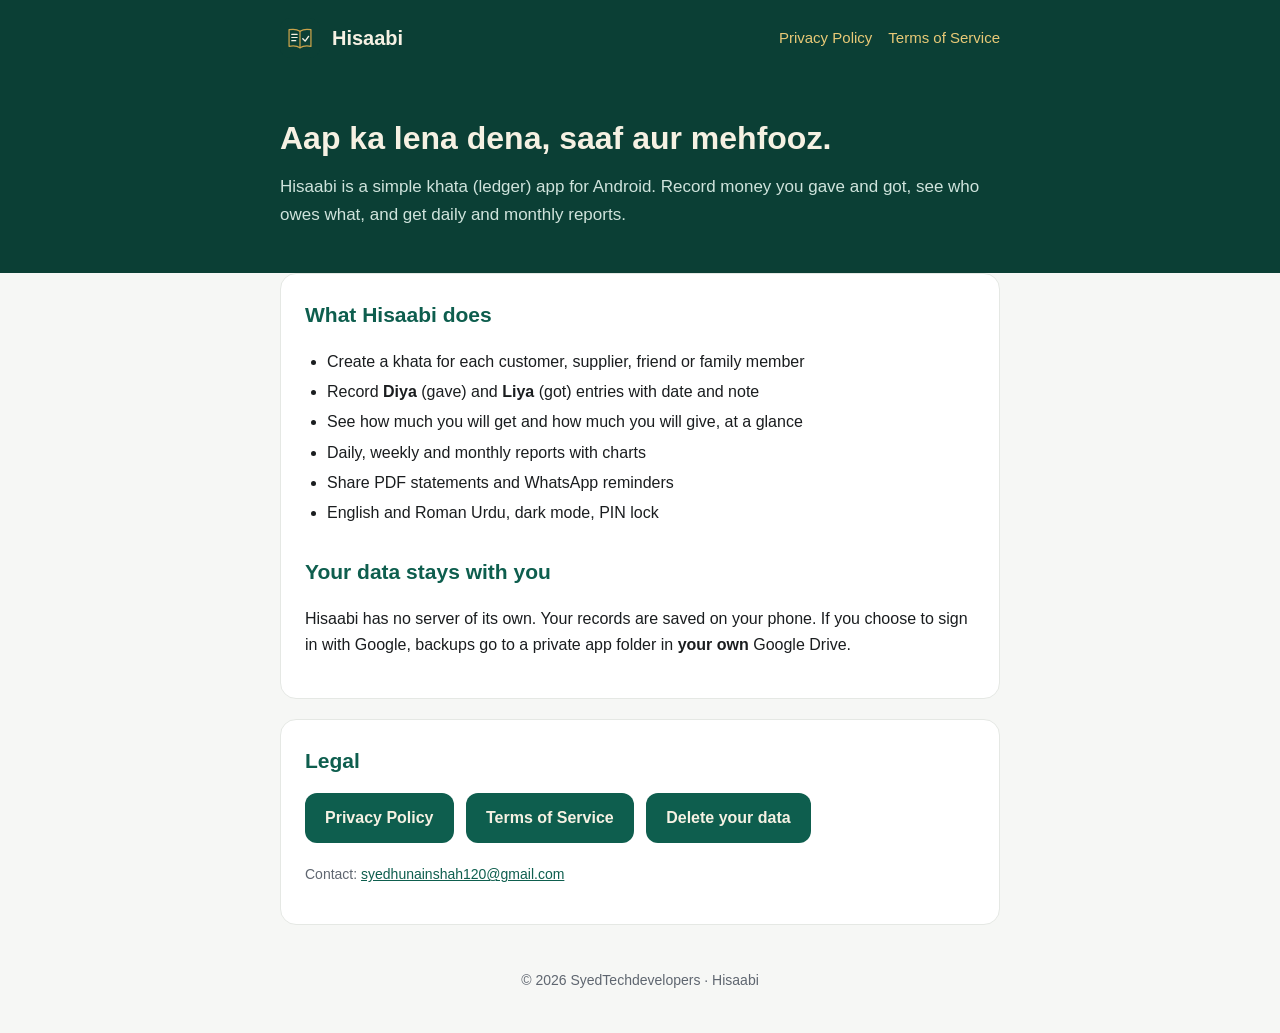
<file: docs/index.html>
<!doctype html>
<html lang="en">
<head>
<meta charset="utf-8">
<meta name="viewport" content="width=device-width, initial-scale=1">
<title>Hisaabi — Easy money ledger (Khata) app</title>
<meta name="description" content="Hisaabi is a simple khata app to track money you gave and got, with daily and monthly reports. Your data stays on your phone.">
<link rel="icon" href="logo.svg">
<link rel="stylesheet" href="style.css">
</head>
<body>
<header>
  <div class="wrap">
    <div class="bar">
      <img src="logo.svg" alt="">
      <a class="name" href="./">Hisaabi</a>
      <nav>
        <a href="privacy.html">Privacy Policy</a>
        <a href="terms.html">Terms of Service</a>
      </nav>
    </div>
    <div class="hero">
      <h1>Aap ka lena dena, saaf aur mehfooz.</h1>
      <p>Hisaabi is a simple khata (ledger) app for Android. Record money you gave and got, see who owes what, and get daily and monthly reports.</p>
    </div>
  </div>
</header>
<main class="wrap">
  <div class="card">
    <h2>What Hisaabi does</h2>
    <ul>
      <li>Create a khata for each customer, supplier, friend or family member</li>
      <li>Record <b>Diya</b> (gave) and <b>Liya</b> (got) entries with date and note</li>
      <li>See how much you will get and how much you will give, at a glance</li>
      <li>Daily, weekly and monthly reports with charts</li>
      <li>Share PDF statements and WhatsApp reminders</li>
      <li>English and Roman Urdu, dark mode, PIN lock</li>
    </ul>
    <h2>Your data stays with you</h2>
    <p>Hisaabi has no server of its own. Your records are saved on your phone. If you choose to sign in with Google, backups go to a private app folder in <b>your own</b> Google Drive.</p>
  </div>
  <div class="card">
    <h2>Legal</h2>
    <a class="btn" href="privacy.html">Privacy Policy</a>
    <a class="btn" href="terms.html">Terms of Service</a>
    <a class="btn" href="delete-data.html">Delete your data</a>
    <p class="muted">Contact: <a href="mailto:syedhunainshah120@gmail.com">syedhunainshah120@gmail.com</a></p>
  </div>
</main>
<footer>© 2026 SyedTechdevelopers · Hisaabi</footer>
</body>
</html>
</file>
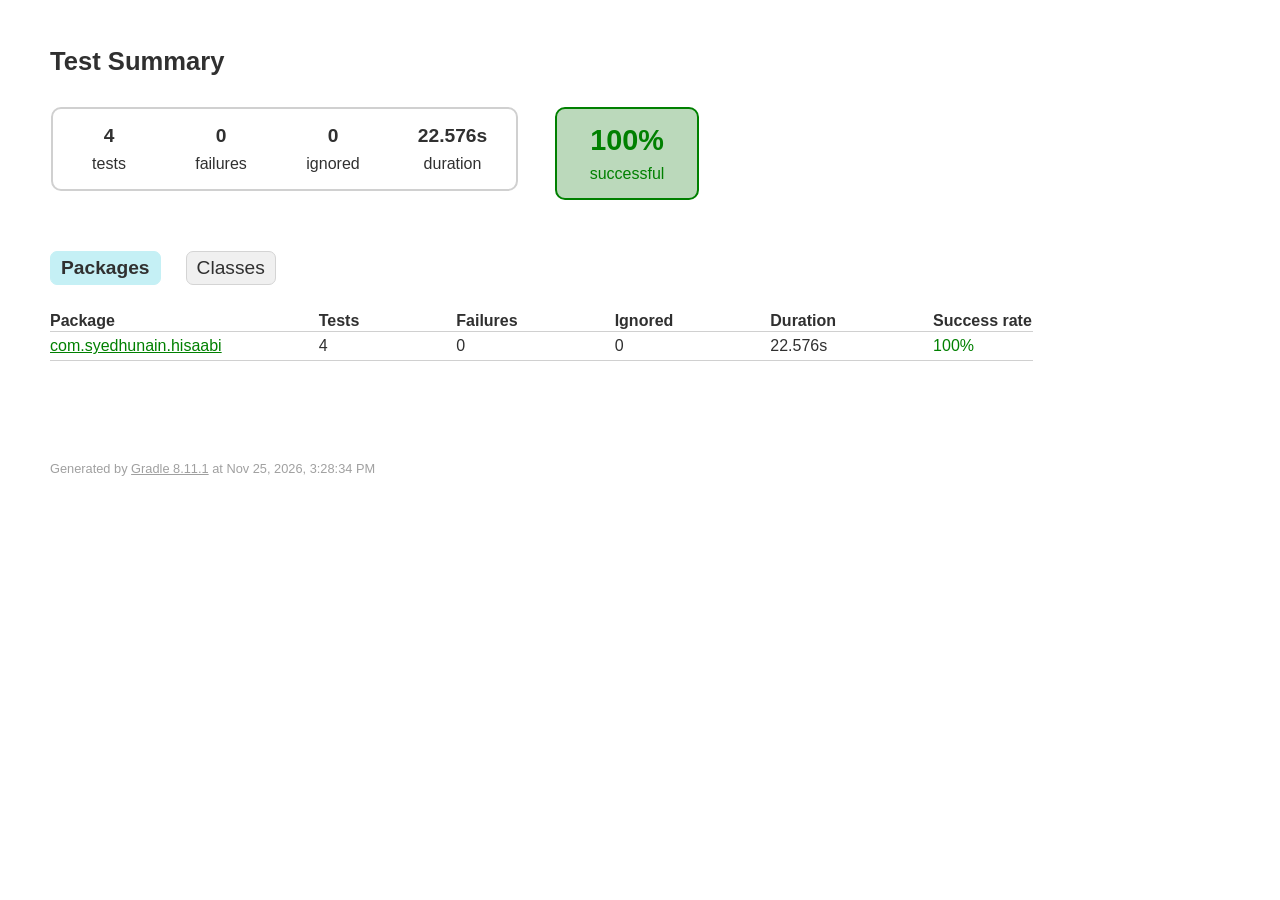
<file: report/index.html>
<!DOCTYPE html>
<html>
<head>
<meta http-equiv="Content-Type" content="text/html; charset=utf-8"/>
<meta http-equiv="x-ua-compatible" content="IE=edge"/>
<title>Test results - Test Summary</title>
<link href="css/base-style.css" rel="stylesheet" type="text/css"/>
<link href="css/style.css" rel="stylesheet" type="text/css"/>
<script src="js/report.js" type="text/javascript"></script>
</head>
<body>
<div id="content">
<h1>Test Summary</h1>
<div id="summary">
<table>
<tr>
<td>
<div class="summaryGroup">
<table>
<tr>
<td>
<div class="infoBox" id="tests">
<div class="counter">4</div>
<p>tests</p>
</div>
</td>
<td>
<div class="infoBox" id="failures">
<div class="counter">0</div>
<p>failures</p>
</div>
</td>
<td>
<div class="infoBox" id="ignored">
<div class="counter">0</div>
<p>ignored</p>
</div>
</td>
<td>
<div class="infoBox" id="duration">
<div class="counter">22.576s</div>
<p>duration</p>
</div>
</td>
</tr>
</table>
</div>
</td>
<td>
<div class="infoBox success" id="successRate">
<div class="percent">100%</div>
<p>successful</p>
</div>
</td>
</tr>
</table>
</div>
<div id="tabs">
<ul class="tabLinks">
<li>
<a href="#tab0">Packages</a>
</li>
<li>
<a href="#tab1">Classes</a>
</li>
</ul>
<div id="tab0" class="tab">
<h2>Packages</h2>
<table>
<thead>
<tr>
<th>Package</th>
<th>Tests</th>
<th>Failures</th>
<th>Ignored</th>
<th>Duration</th>
<th>Success rate</th>
</tr>
</thead>
<tbody>
<tr>
<td class="success">
<a href="packages/com.syedhunain.hisaabi.html">com.syedhunain.hisaabi</a>
</td>
<td>4</td>
<td>0</td>
<td>0</td>
<td>22.576s</td>
<td class="success">100%</td>
</tr>
</tbody>
</table>
</div>
<div id="tab1" class="tab">
<h2>Classes</h2>
<table>
<thead>
<tr>
<th>Class</th>
<th>Tests</th>
<th>Failures</th>
<th>Ignored</th>
<th>Duration</th>
<th>Success rate</th>
</tr>
</thead>
<tbody>
<tr>
<td class="success">
<a href="classes/com.syedhunain.hisaabi.PhoneScreens.html">com.syedhunain.hisaabi.PhoneScreens</a>
</td>
<td>1</td>
<td>0</td>
<td>0</td>
<td>17.269s</td>
<td class="success">100%</td>
</tr>
<tr>
<td class="success">
<a href="classes/com.syedhunain.hisaabi.SmallScreenEnglish.html">com.syedhunain.hisaabi.SmallScreenEnglish</a>
</td>
<td>1</td>
<td>0</td>
<td>0</td>
<td>2.128s</td>
<td class="success">100%</td>
</tr>
<tr>
<td class="success">
<a href="classes/com.syedhunain.hisaabi.StoreScreenshots.html">com.syedhunain.hisaabi.StoreScreenshots</a>
</td>
<td>2</td>
<td>0</td>
<td>0</td>
<td>3.179s</td>
<td class="success">100%</td>
</tr>
</tbody>
</table>
</div>
</div>
<div id="footer">
<p>
<div>
<label class="hidden" id="label-for-line-wrapping-toggle" for="line-wrapping-toggle">Wrap lines
<input id="line-wrapping-toggle" type="checkbox" autocomplete="off"/>
</label>
</div>Generated by 
<a href="http://www.gradle.org">Gradle 8.11.1</a> at Nov 25, 2026, 3:28:34 PM</p>
</div>
</div>
</body>
</html>
</file>
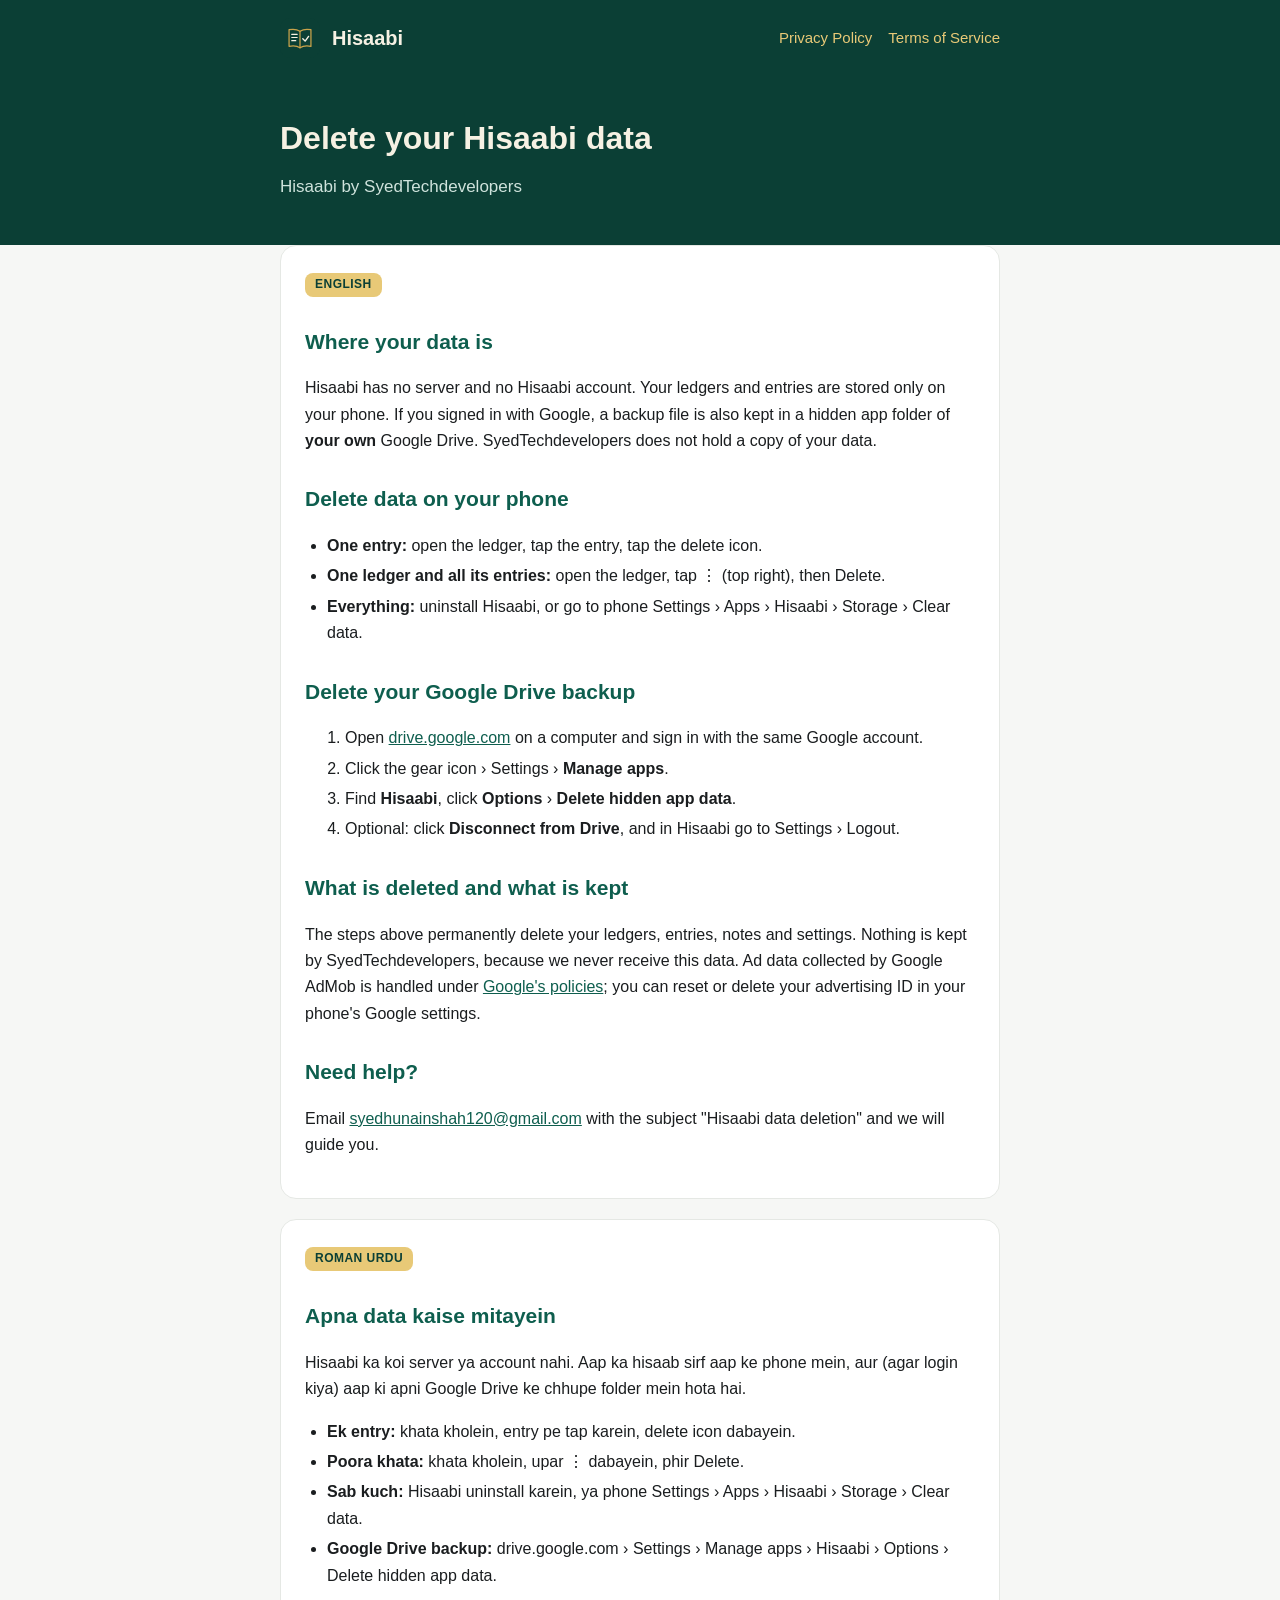
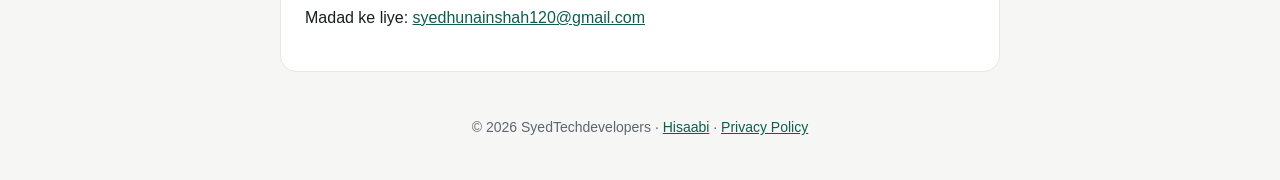
<file: docs/delete-data.html>
<!doctype html>
<html lang="en">
<head>
<meta charset="utf-8">
<meta name="viewport" content="width=device-width, initial-scale=1">
<title>Delete your data — Hisaabi</title>
<link rel="icon" href="logo.svg">
<link rel="stylesheet" href="style.css">
</head>
<body>
<header>
  <div class="wrap">
    <div class="bar">
      <img src="logo.svg" alt="">
      <a class="name" href="./">Hisaabi</a>
      <nav>
        <a href="privacy.html">Privacy Policy</a>
        <a href="terms.html">Terms of Service</a>
      </nav>
    </div>
    <div class="hero">
      <h1>Delete your Hisaabi data</h1>
      <p>Hisaabi by SyedTechdevelopers</p>
    </div>
  </div>
</header>
<main class="wrap">
  <div class="card">
    <span class="lang">ENGLISH</span>

    <h2>Where your data is</h2>
    <p>Hisaabi has no server and no Hisaabi account. Your ledgers and entries are stored only on your phone. If you signed in with Google, a backup file is also kept in a hidden app folder of <b>your own</b> Google Drive. SyedTechdevelopers does not hold a copy of your data.</p>

    <h2>Delete data on your phone</h2>
    <ul>
      <li><b>One entry:</b> open the ledger, tap the entry, tap the delete icon.</li>
      <li><b>One ledger and all its entries:</b> open the ledger, tap ⋮ (top right), then Delete.</li>
      <li><b>Everything:</b> uninstall Hisaabi, or go to phone Settings › Apps › Hisaabi › Storage › Clear data.</li>
    </ul>

    <h2>Delete your Google Drive backup</h2>
    <ol>
      <li>Open <a href="https://drive.google.com">drive.google.com</a> on a computer and sign in with the same Google account.</li>
      <li>Click the gear icon › Settings › <b>Manage apps</b>.</li>
      <li>Find <b>Hisaabi</b>, click <b>Options</b> › <b>Delete hidden app data</b>.</li>
      <li>Optional: click <b>Disconnect from Drive</b>, and in Hisaabi go to Settings › Logout.</li>
    </ol>

    <h2>What is deleted and what is kept</h2>
    <p>The steps above permanently delete your ledgers, entries, notes and settings. Nothing is kept by SyedTechdevelopers, because we never receive this data. Ad data collected by Google AdMob is handled under <a href="https://policies.google.com/technologies/ads">Google's policies</a>; you can reset or delete your advertising ID in your phone's Google settings.</p>

    <h2>Need help?</h2>
    <p>Email <a href="mailto:syedhunainshah120@gmail.com">syedhunainshah120@gmail.com</a> with the subject "Hisaabi data deletion" and we will guide you.</p>
  </div>

  <div class="card">
    <span class="lang">ROMAN URDU</span>
    <h2>Apna data kaise mitayein</h2>
    <p>Hisaabi ka koi server ya account nahi. Aap ka hisaab sirf aap ke phone mein, aur (agar login kiya) aap ki apni Google Drive ke chhupe folder mein hota hai.</p>
    <ul>
      <li><b>Ek entry:</b> khata kholein, entry pe tap karein, delete icon dabayein.</li>
      <li><b>Poora khata:</b> khata kholein, upar ⋮ dabayein, phir Delete.</li>
      <li><b>Sab kuch:</b> Hisaabi uninstall karein, ya phone Settings › Apps › Hisaabi › Storage › Clear data.</li>
      <li><b>Google Drive backup:</b> drive.google.com › Settings › Manage apps › Hisaabi › Options › Delete hidden app data.</li>
    </ul>
    <p>Madad ke liye: <a href="mailto:syedhunainshah120@gmail.com">syedhunainshah120@gmail.com</a></p>
  </div>
</main>
<footer>© 2026 SyedTechdevelopers · <a href="./">Hisaabi</a> · <a href="privacy.html">Privacy Policy</a></footer>
</body>
</html>
</file>
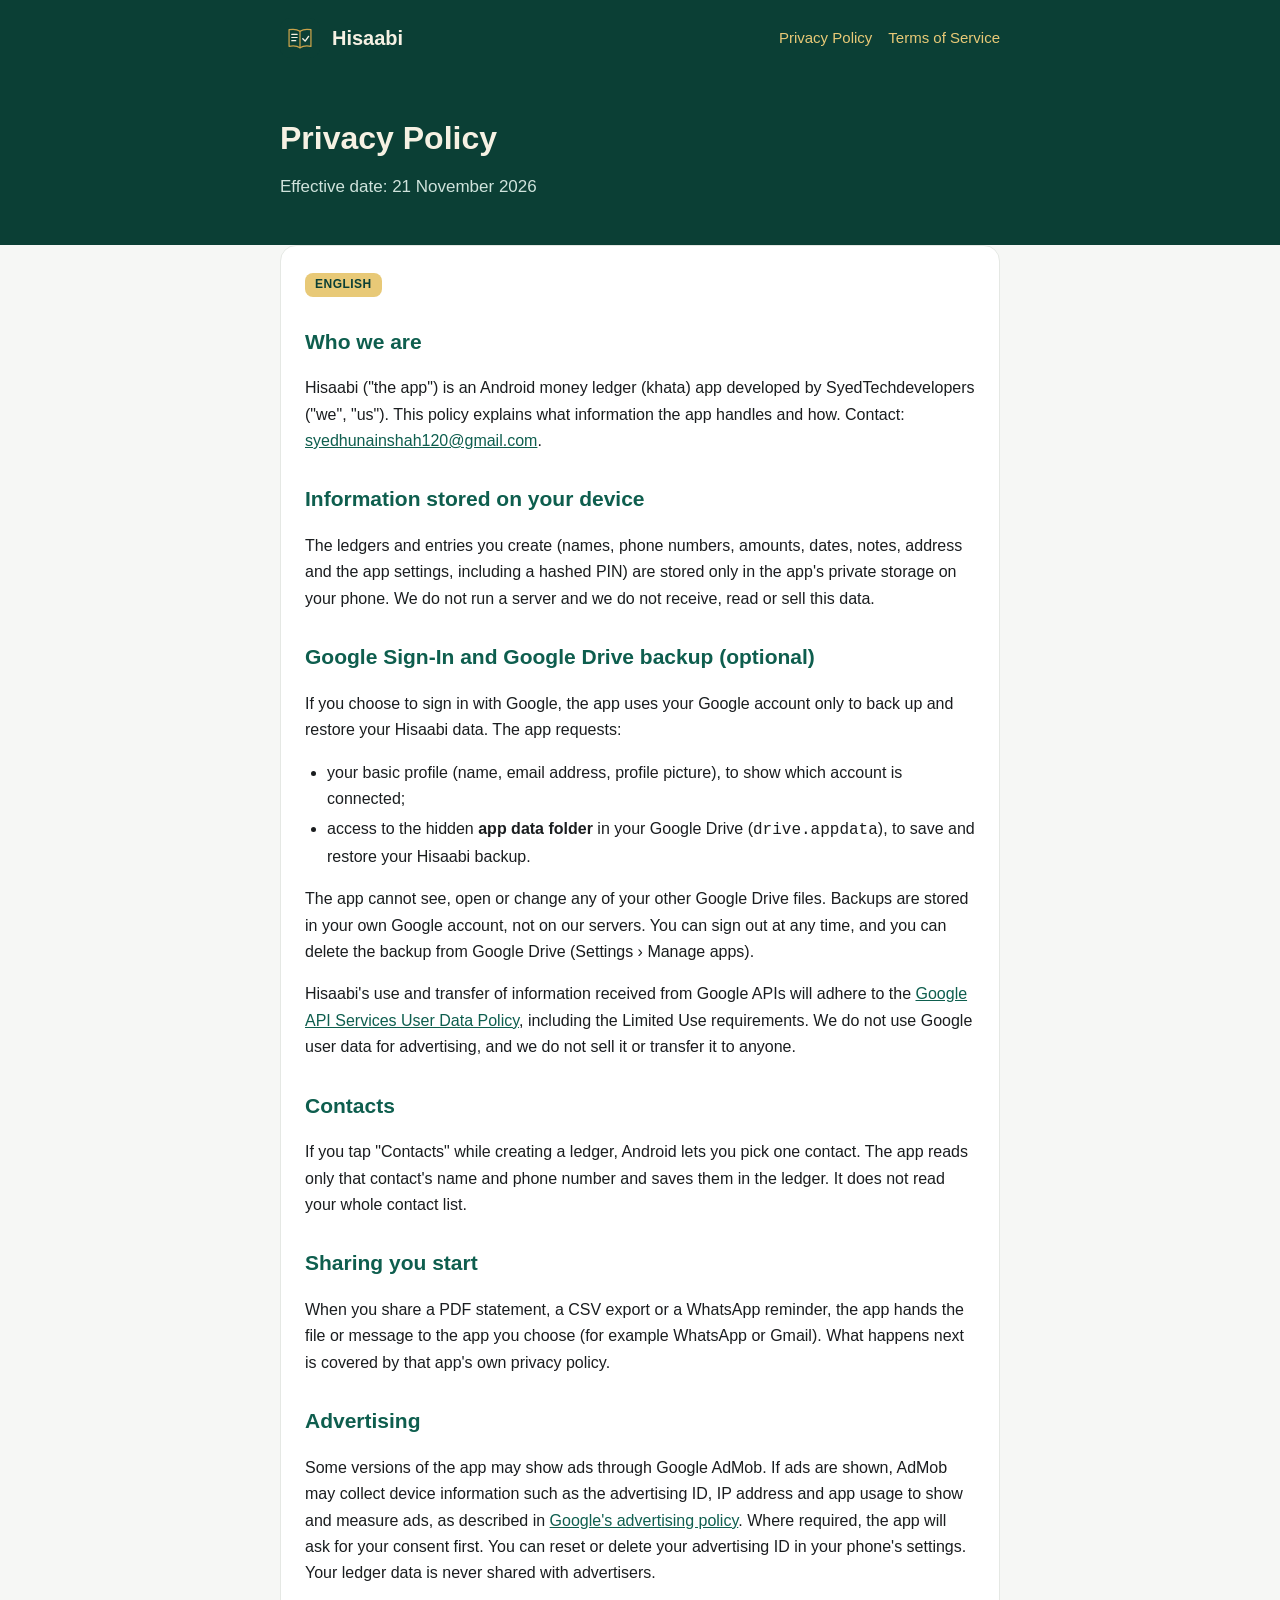
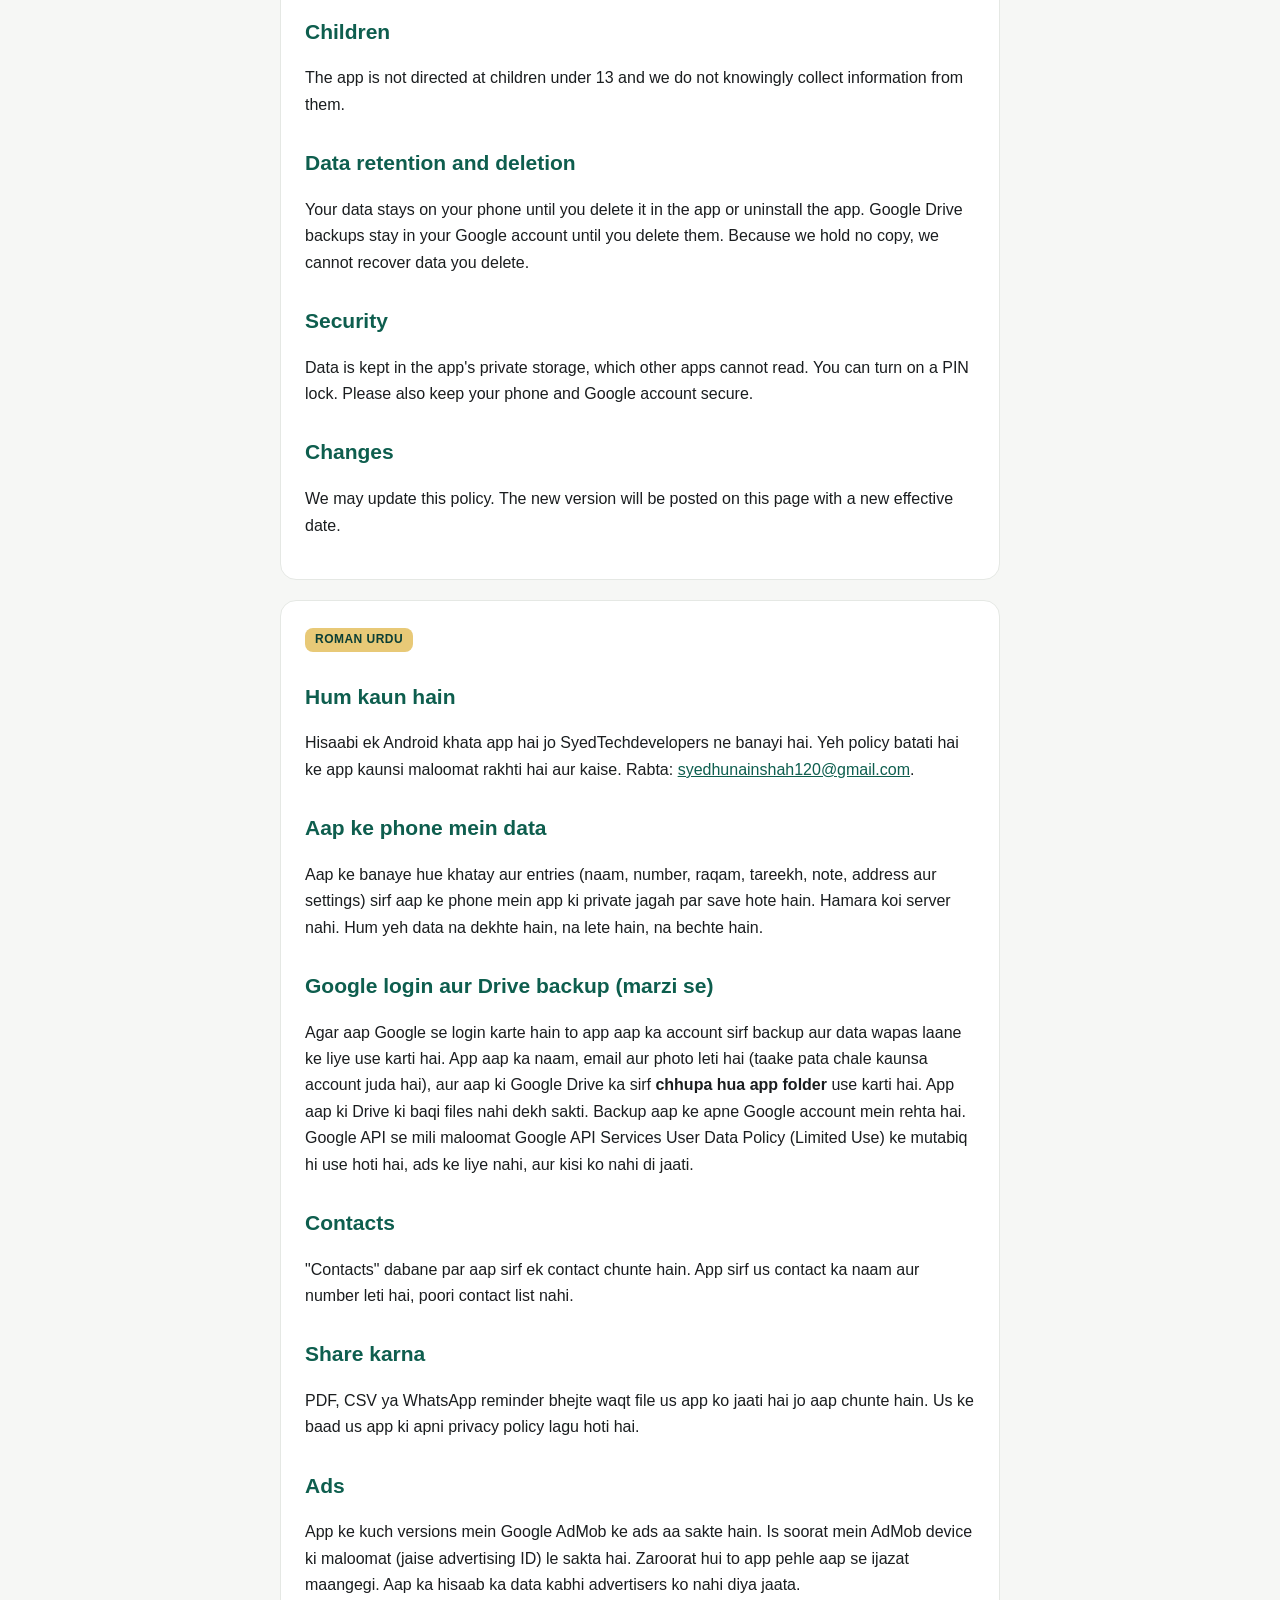
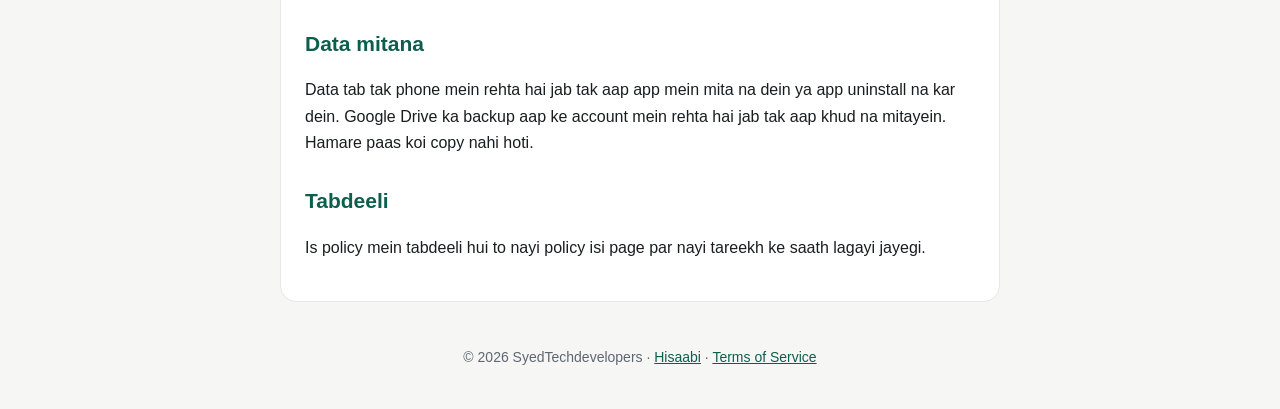
<file: docs/privacy.html>
<!doctype html>
<html lang="en">
<head>
<meta charset="utf-8">
<meta name="viewport" content="width=device-width, initial-scale=1">
<title>Privacy Policy — Hisaabi</title>
<link rel="icon" href="logo.svg">
<link rel="stylesheet" href="style.css">
</head>
<body>
<header>
  <div class="wrap">
    <div class="bar">
      <img src="logo.svg" alt="">
      <a class="name" href="./">Hisaabi</a>
      <nav>
        <a href="privacy.html">Privacy Policy</a>
        <a href="terms.html">Terms of Service</a>
      </nav>
    </div>
    <div class="hero">
      <h1>Privacy Policy</h1>
      <p>Effective date: 21 November 2026</p>
    </div>
  </div>
</header>
<main class="wrap">
  <div class="card">
    <span class="lang">ENGLISH</span>

    <h2>Who we are</h2>
    <p>Hisaabi ("the app") is an Android money ledger (khata) app developed by SyedTechdevelopers ("we", "us"). This policy explains what information the app handles and how. Contact: <a href="mailto:syedhunainshah120@gmail.com">syedhunainshah120@gmail.com</a>.</p>

    <h2>Information stored on your device</h2>
    <p>The ledgers and entries you create (names, phone numbers, amounts, dates, notes, address and the app settings, including a hashed PIN) are stored only in the app's private storage on your phone. We do not run a server and we do not receive, read or sell this data.</p>

    <h2>Google Sign-In and Google Drive backup (optional)</h2>
    <p>If you choose to sign in with Google, the app uses your Google account only to back up and restore your Hisaabi data. The app requests:</p>
    <ul>
      <li>your basic profile (name, email address, profile picture), to show which account is connected;</li>
      <li>access to the hidden <b>app data folder</b> in your Google Drive (<code>drive.appdata</code>), to save and restore your Hisaabi backup.</li>
    </ul>
    <p>The app cannot see, open or change any of your other Google Drive files. Backups are stored in your own Google account, not on our servers. You can sign out at any time, and you can delete the backup from Google Drive (Settings › Manage apps).</p>
    <p>Hisaabi's use and transfer of information received from Google APIs will adhere to the <a href="https://developers.google.com/terms/api-services-user-data-policy">Google API Services User Data Policy</a>, including the Limited Use requirements. We do not use Google user data for advertising, and we do not sell it or transfer it to anyone.</p>

    <h2>Contacts</h2>
    <p>If you tap "Contacts" while creating a ledger, Android lets you pick one contact. The app reads only that contact's name and phone number and saves them in the ledger. It does not read your whole contact list.</p>

    <h2>Sharing you start</h2>
    <p>When you share a PDF statement, a CSV export or a WhatsApp reminder, the app hands the file or message to the app you choose (for example WhatsApp or Gmail). What happens next is covered by that app's own privacy policy.</p>

    <h2>Advertising</h2>
    <p>Some versions of the app may show ads through Google AdMob. If ads are shown, AdMob may collect device information such as the advertising ID, IP address and app usage to show and measure ads, as described in <a href="https://policies.google.com/technologies/ads">Google's advertising policy</a>. Where required, the app will ask for your consent first. You can reset or delete your advertising ID in your phone's settings. Your ledger data is never shared with advertisers.</p>

    <h2>Children</h2>
    <p>The app is not directed at children under 13 and we do not knowingly collect information from them.</p>

    <h2>Data retention and deletion</h2>
    <p>Your data stays on your phone until you delete it in the app or uninstall the app. Google Drive backups stay in your Google account until you delete them. Because we hold no copy, we cannot recover data you delete.</p>

    <h2>Security</h2>
    <p>Data is kept in the app's private storage, which other apps cannot read. You can turn on a PIN lock. Please also keep your phone and Google account secure.</p>

    <h2>Changes</h2>
    <p>We may update this policy. The new version will be posted on this page with a new effective date.</p>
  </div>

  <div class="card">
    <span class="lang">ROMAN URDU</span>

    <h2>Hum kaun hain</h2>
    <p>Hisaabi ek Android khata app hai jo SyedTechdevelopers ne banayi hai. Yeh policy batati hai ke app kaunsi maloomat rakhti hai aur kaise. Rabta: <a href="mailto:syedhunainshah120@gmail.com">syedhunainshah120@gmail.com</a>.</p>

    <h2>Aap ke phone mein data</h2>
    <p>Aap ke banaye hue khatay aur entries (naam, number, raqam, tareekh, note, address aur settings) sirf aap ke phone mein app ki private jagah par save hote hain. Hamara koi server nahi. Hum yeh data na dekhte hain, na lete hain, na bechte hain.</p>

    <h2>Google login aur Drive backup (marzi se)</h2>
    <p>Agar aap Google se login karte hain to app aap ka account sirf backup aur data wapas laane ke liye use karti hai. App aap ka naam, email aur photo leti hai (taake pata chale kaunsa account juda hai), aur aap ki Google Drive ka sirf <b>chhupa hua app folder</b> use karti hai. App aap ki Drive ki baqi files nahi dekh sakti. Backup aap ke apne Google account mein rehta hai. Google API se mili maloomat Google API Services User Data Policy (Limited Use) ke mutabiq hi use hoti hai, ads ke liye nahi, aur kisi ko nahi di jaati.</p>

    <h2>Contacts</h2>
    <p>"Contacts" dabane par aap sirf ek contact chunte hain. App sirf us contact ka naam aur number leti hai, poori contact list nahi.</p>

    <h2>Share karna</h2>
    <p>PDF, CSV ya WhatsApp reminder bhejte waqt file us app ko jaati hai jo aap chunte hain. Us ke baad us app ki apni privacy policy lagu hoti hai.</p>

    <h2>Ads</h2>
    <p>App ke kuch versions mein Google AdMob ke ads aa sakte hain. Is soorat mein AdMob device ki maloomat (jaise advertising ID) le sakta hai. Zaroorat hui to app pehle aap se ijazat maangegi. Aap ka hisaab ka data kabhi advertisers ko nahi diya jaata.</p>

    <h2>Data mitana</h2>
    <p>Data tab tak phone mein rehta hai jab tak aap app mein mita na dein ya app uninstall na kar dein. Google Drive ka backup aap ke account mein rehta hai jab tak aap khud na mitayein. Hamare paas koi copy nahi hoti.</p>

    <h2>Tabdeeli</h2>
    <p>Is policy mein tabdeeli hui to nayi policy isi page par nayi tareekh ke saath lagayi jayegi.</p>
  </div>
</main>
<footer>© 2026 SyedTechdevelopers · <a href="./">Hisaabi</a> · <a href="terms.html">Terms of Service</a></footer>
</body>
</html>
</file>
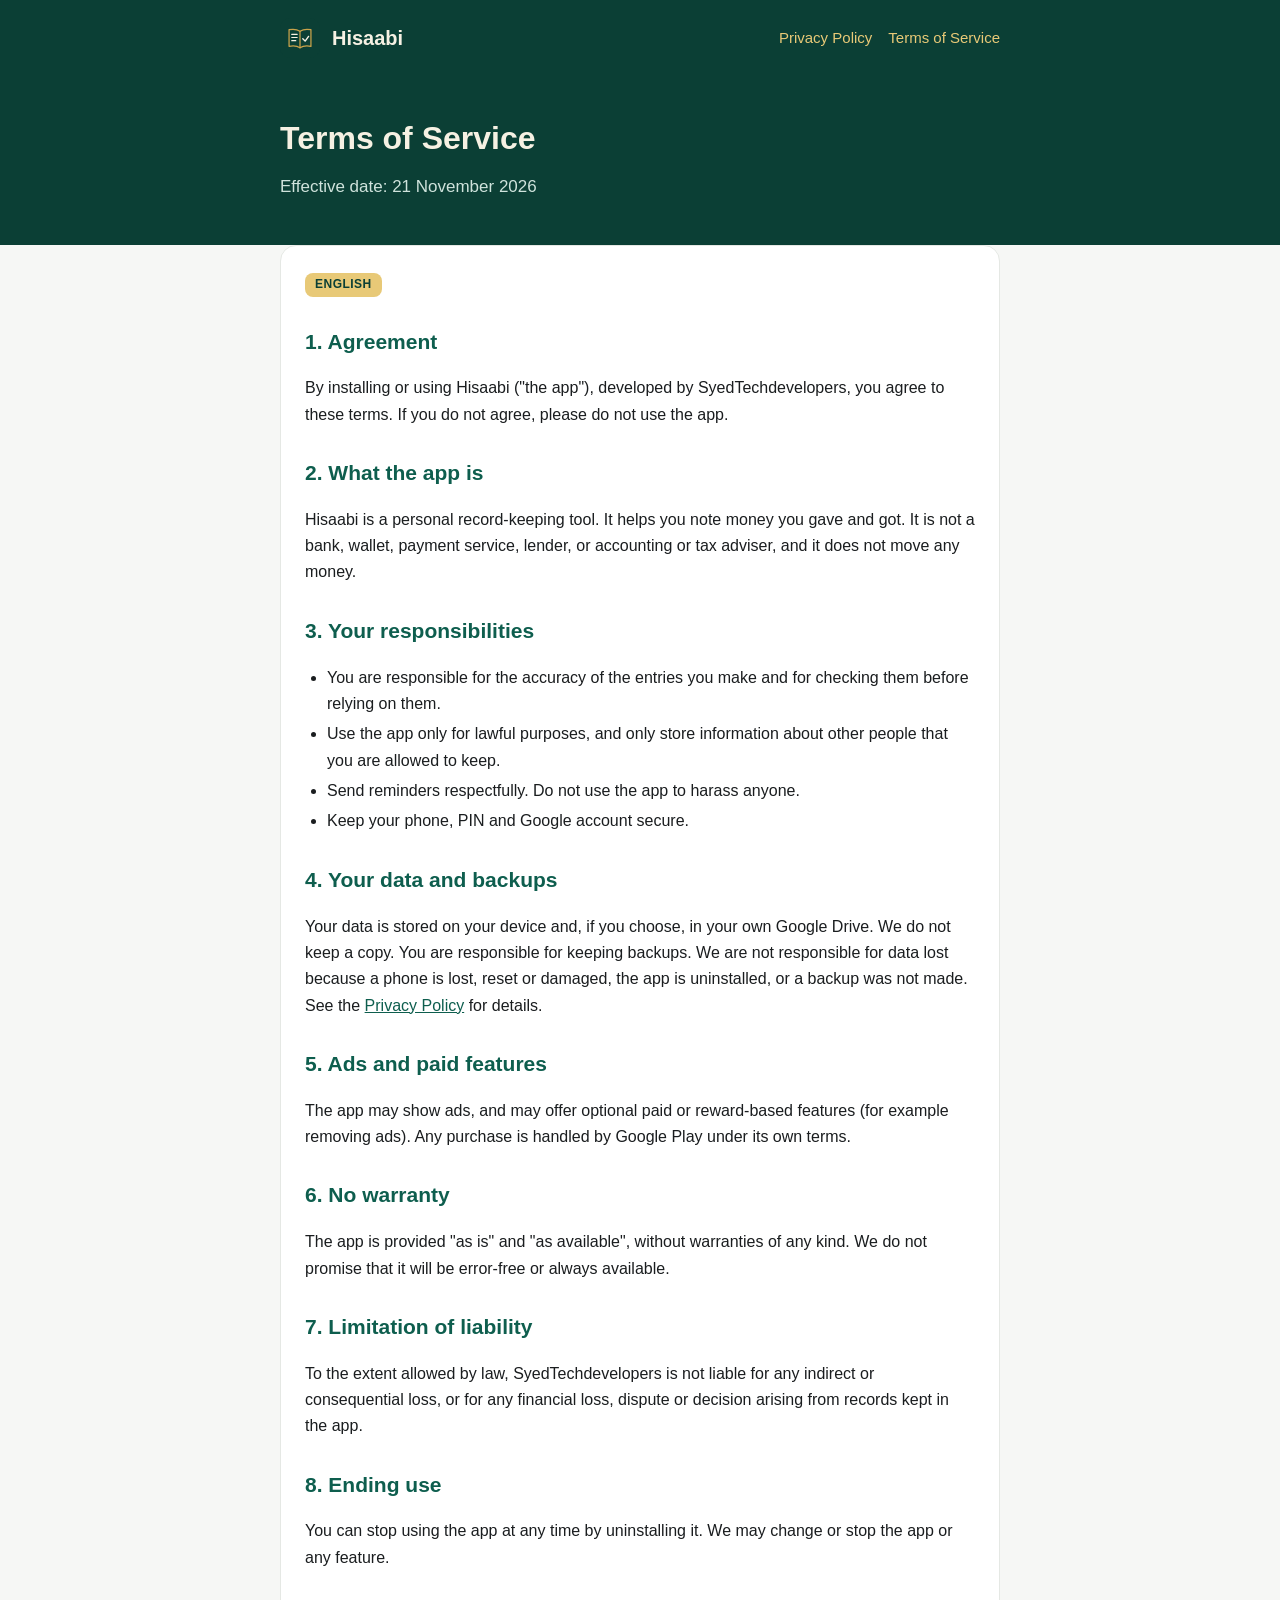
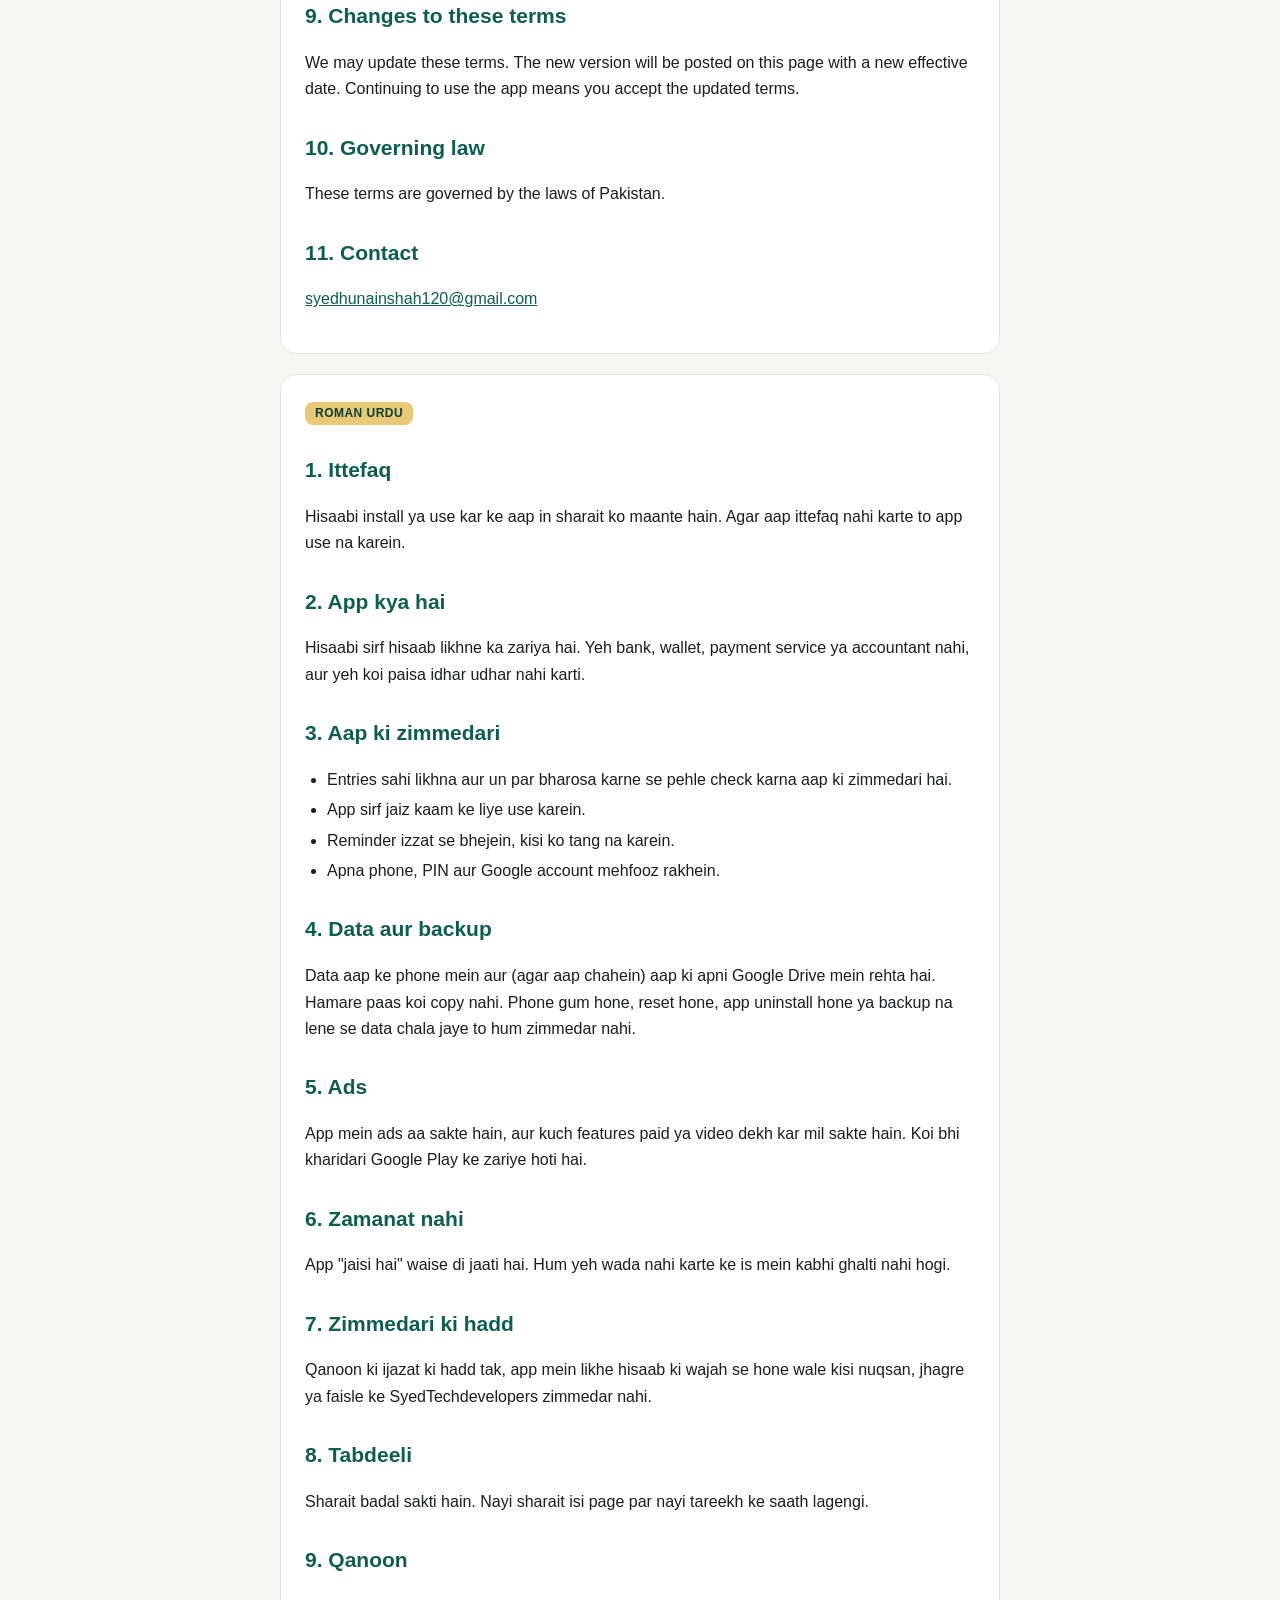
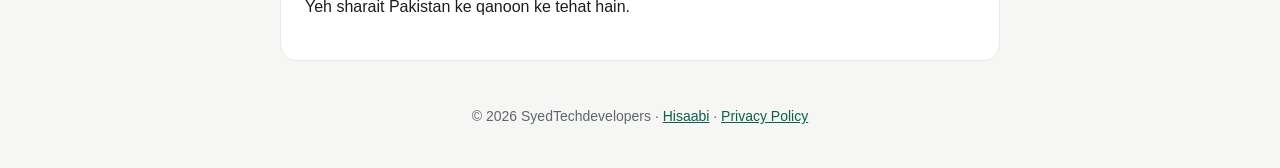
<file: docs/terms.html>
<!doctype html>
<html lang="en">
<head>
<meta charset="utf-8">
<meta name="viewport" content="width=device-width, initial-scale=1">
<title>Terms of Service — Hisaabi</title>
<link rel="icon" href="logo.svg">
<link rel="stylesheet" href="style.css">
</head>
<body>
<header>
  <div class="wrap">
    <div class="bar">
      <img src="logo.svg" alt="">
      <a class="name" href="./">Hisaabi</a>
      <nav>
        <a href="privacy.html">Privacy Policy</a>
        <a href="terms.html">Terms of Service</a>
      </nav>
    </div>
    <div class="hero">
      <h1>Terms of Service</h1>
      <p>Effective date: 21 November 2026</p>
    </div>
  </div>
</header>
<main class="wrap">
  <div class="card">
    <span class="lang">ENGLISH</span>

    <h2>1. Agreement</h2>
    <p>By installing or using Hisaabi ("the app"), developed by SyedTechdevelopers, you agree to these terms. If you do not agree, please do not use the app.</p>

    <h2>2. What the app is</h2>
    <p>Hisaabi is a personal record-keeping tool. It helps you note money you gave and got. It is not a bank, wallet, payment service, lender, or accounting or tax adviser, and it does not move any money.</p>

    <h2>3. Your responsibilities</h2>
    <ul>
      <li>You are responsible for the accuracy of the entries you make and for checking them before relying on them.</li>
      <li>Use the app only for lawful purposes, and only store information about other people that you are allowed to keep.</li>
      <li>Send reminders respectfully. Do not use the app to harass anyone.</li>
      <li>Keep your phone, PIN and Google account secure.</li>
    </ul>

    <h2>4. Your data and backups</h2>
    <p>Your data is stored on your device and, if you choose, in your own Google Drive. We do not keep a copy. You are responsible for keeping backups. We are not responsible for data lost because a phone is lost, reset or damaged, the app is uninstalled, or a backup was not made. See the <a href="privacy.html">Privacy Policy</a> for details.</p>

    <h2>5. Ads and paid features</h2>
    <p>The app may show ads, and may offer optional paid or reward-based features (for example removing ads). Any purchase is handled by Google Play under its own terms.</p>

    <h2>6. No warranty</h2>
    <p>The app is provided "as is" and "as available", without warranties of any kind. We do not promise that it will be error-free or always available.</p>

    <h2>7. Limitation of liability</h2>
    <p>To the extent allowed by law, SyedTechdevelopers is not liable for any indirect or consequential loss, or for any financial loss, dispute or decision arising from records kept in the app.</p>

    <h2>8. Ending use</h2>
    <p>You can stop using the app at any time by uninstalling it. We may change or stop the app or any feature.</p>

    <h2>9. Changes to these terms</h2>
    <p>We may update these terms. The new version will be posted on this page with a new effective date. Continuing to use the app means you accept the updated terms.</p>

    <h2>10. Governing law</h2>
    <p>These terms are governed by the laws of Pakistan.</p>

    <h2>11. Contact</h2>
    <p><a href="mailto:syedhunainshah120@gmail.com">syedhunainshah120@gmail.com</a></p>
  </div>

  <div class="card">
    <span class="lang">ROMAN URDU</span>

    <h2>1. Ittefaq</h2>
    <p>Hisaabi install ya use kar ke aap in sharait ko maante hain. Agar aap ittefaq nahi karte to app use na karein.</p>

    <h2>2. App kya hai</h2>
    <p>Hisaabi sirf hisaab likhne ka zariya hai. Yeh bank, wallet, payment service ya accountant nahi, aur yeh koi paisa idhar udhar nahi karti.</p>

    <h2>3. Aap ki zimmedari</h2>
    <ul>
      <li>Entries sahi likhna aur un par bharosa karne se pehle check karna aap ki zimmedari hai.</li>
      <li>App sirf jaiz kaam ke liye use karein.</li>
      <li>Reminder izzat se bhejein, kisi ko tang na karein.</li>
      <li>Apna phone, PIN aur Google account mehfooz rakhein.</li>
    </ul>

    <h2>4. Data aur backup</h2>
    <p>Data aap ke phone mein aur (agar aap chahein) aap ki apni Google Drive mein rehta hai. Hamare paas koi copy nahi. Phone gum hone, reset hone, app uninstall hone ya backup na lene se data chala jaye to hum zimmedar nahi.</p>

    <h2>5. Ads</h2>
    <p>App mein ads aa sakte hain, aur kuch features paid ya video dekh kar mil sakte hain. Koi bhi kharidari Google Play ke zariye hoti hai.</p>

    <h2>6. Zamanat nahi</h2>
    <p>App "jaisi hai" waise di jaati hai. Hum yeh wada nahi karte ke is mein kabhi ghalti nahi hogi.</p>

    <h2>7. Zimmedari ki hadd</h2>
    <p>Qanoon ki ijazat ki hadd tak, app mein likhe hisaab ki wajah se hone wale kisi nuqsan, jhagre ya faisle ke SyedTechdevelopers zimmedar nahi.</p>

    <h2>8. Tabdeeli</h2>
    <p>Sharait badal sakti hain. Nayi sharait isi page par nayi tareekh ke saath lagengi.</p>

    <h2>9. Qanoon</h2>
    <p>Yeh sharait Pakistan ke qanoon ke tehat hain.</p>
  </div>
</main>
<footer>© 2026 SyedTechdevelopers · <a href="./">Hisaabi</a> · <a href="privacy.html">Privacy Policy</a></footer>
</body>
</html>
</file>
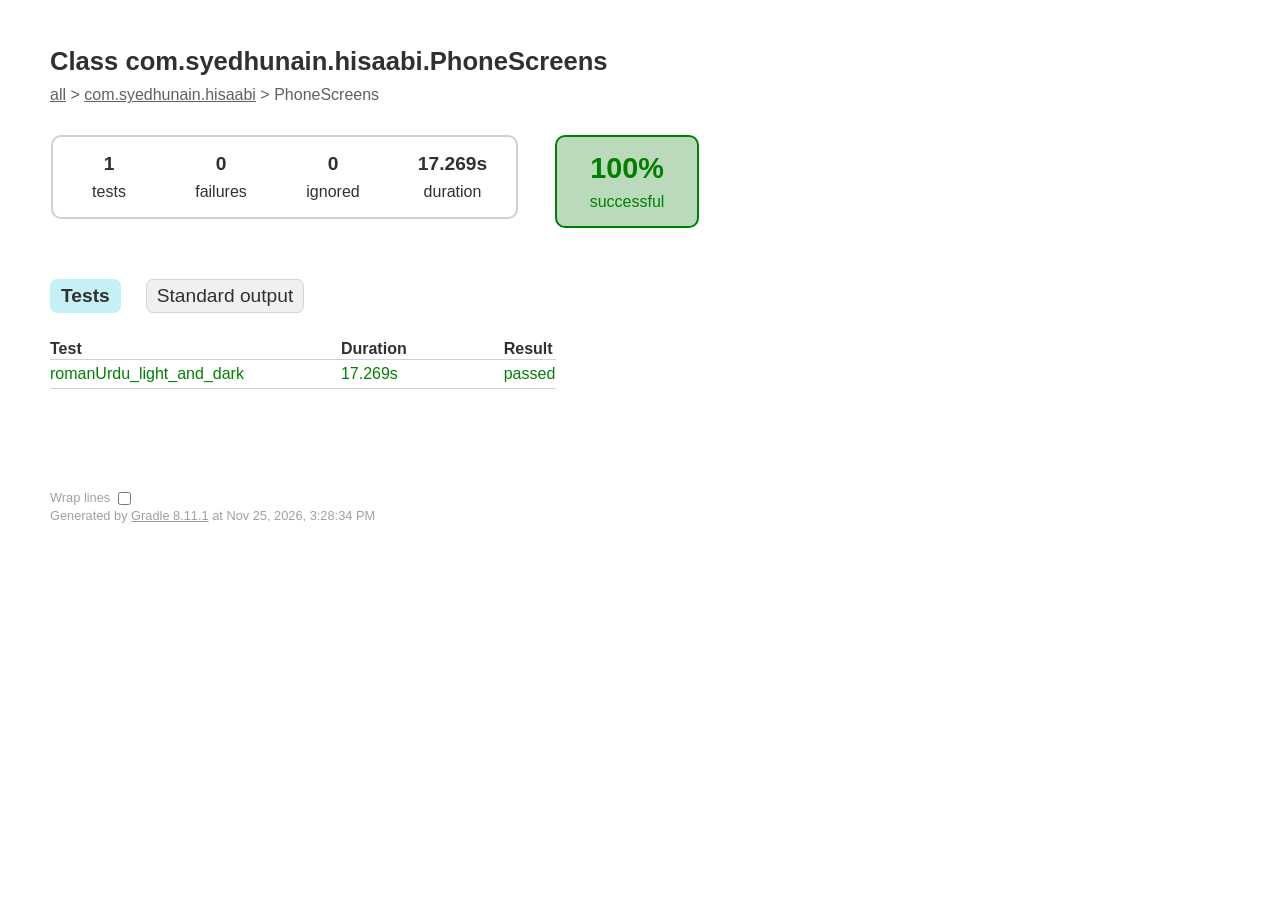
<file: report/classes/com.syedhunain.hisaabi.PhoneScreens.html>
<!DOCTYPE html>
<html>
<head>
<meta http-equiv="Content-Type" content="text/html; charset=utf-8"/>
<meta http-equiv="x-ua-compatible" content="IE=edge"/>
<title>Test results - Class com.syedhunain.hisaabi.PhoneScreens</title>
<link href="../css/base-style.css" rel="stylesheet" type="text/css"/>
<link href="../css/style.css" rel="stylesheet" type="text/css"/>
<script src="../js/report.js" type="text/javascript"></script>
</head>
<body>
<div id="content">
<h1>Class com.syedhunain.hisaabi.PhoneScreens</h1>
<div class="breadcrumbs">
<a href="../index.html">all</a> &gt; 
<a href="../packages/com.syedhunain.hisaabi.html">com.syedhunain.hisaabi</a> &gt; PhoneScreens</div>
<div id="summary">
<table>
<tr>
<td>
<div class="summaryGroup">
<table>
<tr>
<td>
<div class="infoBox" id="tests">
<div class="counter">1</div>
<p>tests</p>
</div>
</td>
<td>
<div class="infoBox" id="failures">
<div class="counter">0</div>
<p>failures</p>
</div>
</td>
<td>
<div class="infoBox" id="ignored">
<div class="counter">0</div>
<p>ignored</p>
</div>
</td>
<td>
<div class="infoBox" id="duration">
<div class="counter">17.269s</div>
<p>duration</p>
</div>
</td>
</tr>
</table>
</div>
</td>
<td>
<div class="infoBox success" id="successRate">
<div class="percent">100%</div>
<p>successful</p>
</div>
</td>
</tr>
</table>
</div>
<div id="tabs">
<ul class="tabLinks">
<li>
<a href="#tab0">Tests</a>
</li>
<li>
<a href="#tab1">Standard output</a>
</li>
</ul>
<div id="tab0" class="tab">
<h2>Tests</h2>
<table>
<thead>
<tr>
<th>Test</th>
<th>Duration</th>
<th>Result</th>
</tr>
</thead>
<tr>
<td class="success">romanUrdu_light_and_dark</td>
<td class="success">17.269s</td>
<td class="success">passed</td>
</tr>
</table>
</div>
<div id="tab1" class="tab">
<h2>Standard output</h2>
<span class="code">
<pre>View.captureToImage Could not find window for view. Falling back to View#draw instead of PixelCopy(If you are using Material3 dialogs, this is expected).
View.captureToImage Could not find window for view. Falling back to View#draw instead of PixelCopy(If you are using Material3 dialogs, this is expected).
</pre>
</span>
</div>
</div>
<div id="footer">
<p>
<div>
<label class="hidden" id="label-for-line-wrapping-toggle" for="line-wrapping-toggle">Wrap lines
<input id="line-wrapping-toggle" type="checkbox" autocomplete="off"/>
</label>
</div>Generated by 
<a href="http://www.gradle.org">Gradle 8.11.1</a> at Nov 25, 2026, 3:28:34 PM</p>
</div>
</div>
</body>
</html>
</file>
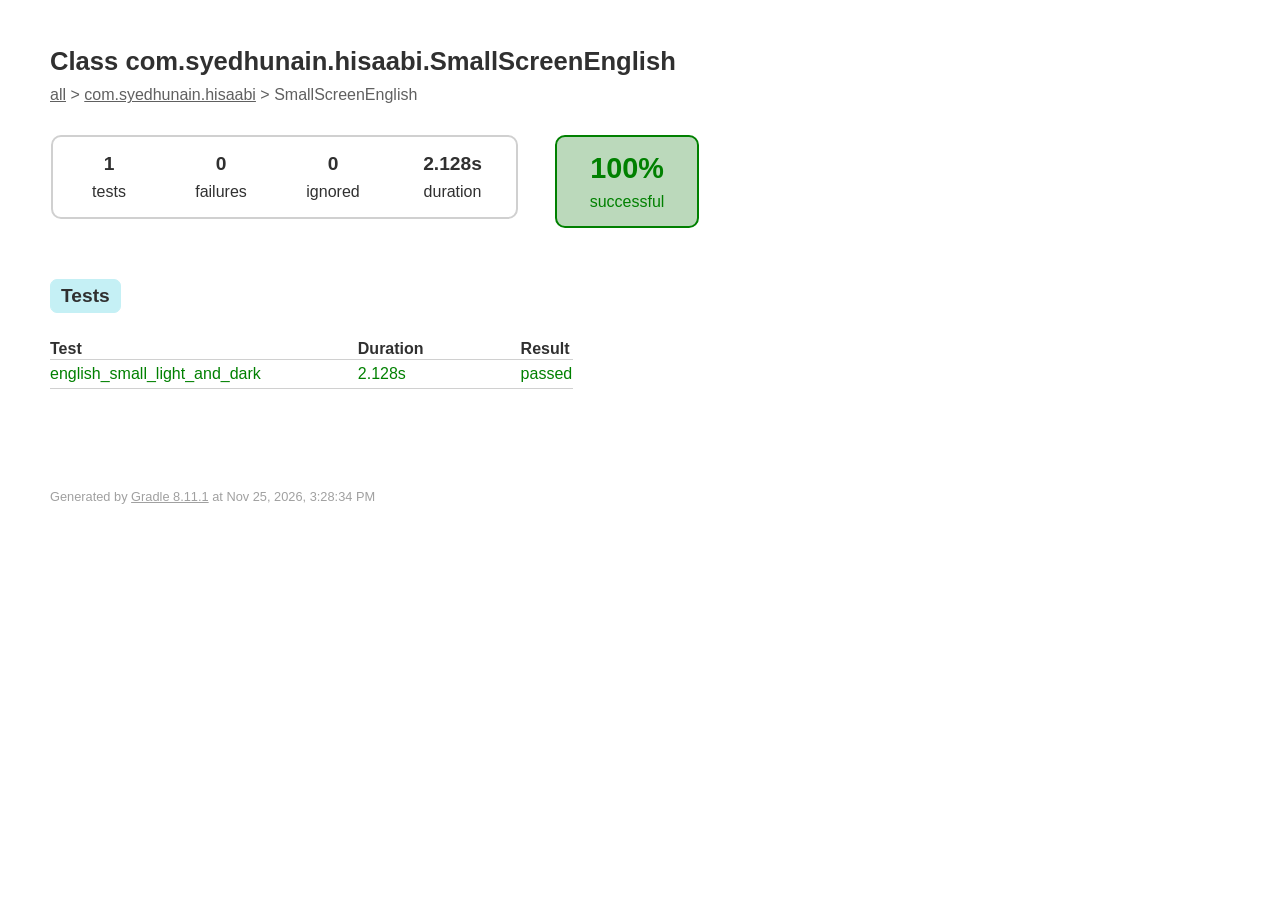
<file: report/classes/com.syedhunain.hisaabi.SmallScreenEnglish.html>
<!DOCTYPE html>
<html>
<head>
<meta http-equiv="Content-Type" content="text/html; charset=utf-8"/>
<meta http-equiv="x-ua-compatible" content="IE=edge"/>
<title>Test results - Class com.syedhunain.hisaabi.SmallScreenEnglish</title>
<link href="../css/base-style.css" rel="stylesheet" type="text/css"/>
<link href="../css/style.css" rel="stylesheet" type="text/css"/>
<script src="../js/report.js" type="text/javascript"></script>
</head>
<body>
<div id="content">
<h1>Class com.syedhunain.hisaabi.SmallScreenEnglish</h1>
<div class="breadcrumbs">
<a href="../index.html">all</a> &gt; 
<a href="../packages/com.syedhunain.hisaabi.html">com.syedhunain.hisaabi</a> &gt; SmallScreenEnglish</div>
<div id="summary">
<table>
<tr>
<td>
<div class="summaryGroup">
<table>
<tr>
<td>
<div class="infoBox" id="tests">
<div class="counter">1</div>
<p>tests</p>
</div>
</td>
<td>
<div class="infoBox" id="failures">
<div class="counter">0</div>
<p>failures</p>
</div>
</td>
<td>
<div class="infoBox" id="ignored">
<div class="counter">0</div>
<p>ignored</p>
</div>
</td>
<td>
<div class="infoBox" id="duration">
<div class="counter">2.128s</div>
<p>duration</p>
</div>
</td>
</tr>
</table>
</div>
</td>
<td>
<div class="infoBox success" id="successRate">
<div class="percent">100%</div>
<p>successful</p>
</div>
</td>
</tr>
</table>
</div>
<div id="tabs">
<ul class="tabLinks">
<li>
<a href="#tab0">Tests</a>
</li>
</ul>
<div id="tab0" class="tab">
<h2>Tests</h2>
<table>
<thead>
<tr>
<th>Test</th>
<th>Duration</th>
<th>Result</th>
</tr>
</thead>
<tr>
<td class="success">english_small_light_and_dark</td>
<td class="success">2.128s</td>
<td class="success">passed</td>
</tr>
</table>
</div>
</div>
<div id="footer">
<p>
<div>
<label class="hidden" id="label-for-line-wrapping-toggle" for="line-wrapping-toggle">Wrap lines
<input id="line-wrapping-toggle" type="checkbox" autocomplete="off"/>
</label>
</div>Generated by 
<a href="http://www.gradle.org">Gradle 8.11.1</a> at Nov 25, 2026, 3:28:34 PM</p>
</div>
</div>
</body>
</html>
</file>
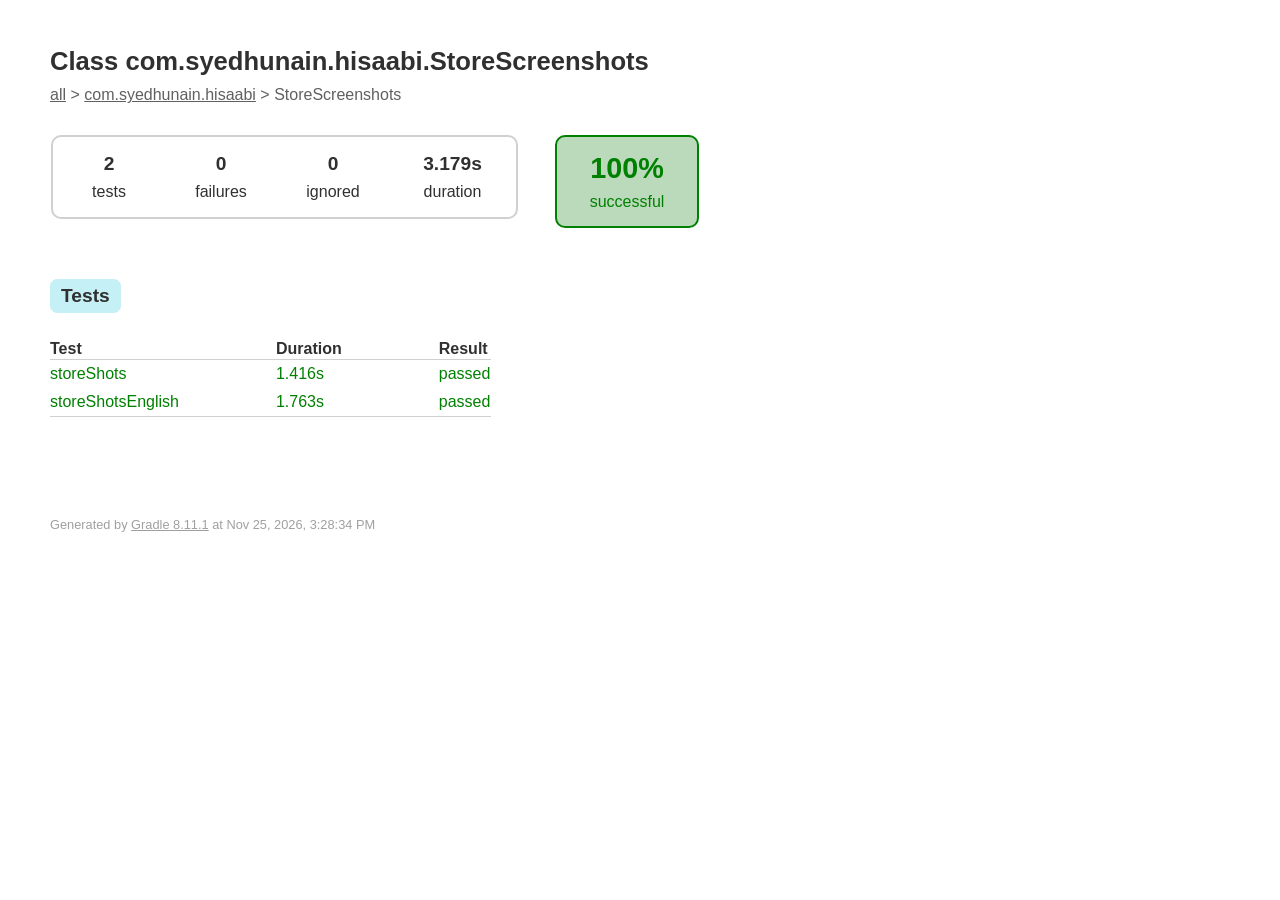
<file: report/classes/com.syedhunain.hisaabi.StoreScreenshots.html>
<!DOCTYPE html>
<html>
<head>
<meta http-equiv="Content-Type" content="text/html; charset=utf-8"/>
<meta http-equiv="x-ua-compatible" content="IE=edge"/>
<title>Test results - Class com.syedhunain.hisaabi.StoreScreenshots</title>
<link href="../css/base-style.css" rel="stylesheet" type="text/css"/>
<link href="../css/style.css" rel="stylesheet" type="text/css"/>
<script src="../js/report.js" type="text/javascript"></script>
</head>
<body>
<div id="content">
<h1>Class com.syedhunain.hisaabi.StoreScreenshots</h1>
<div class="breadcrumbs">
<a href="../index.html">all</a> &gt; 
<a href="../packages/com.syedhunain.hisaabi.html">com.syedhunain.hisaabi</a> &gt; StoreScreenshots</div>
<div id="summary">
<table>
<tr>
<td>
<div class="summaryGroup">
<table>
<tr>
<td>
<div class="infoBox" id="tests">
<div class="counter">2</div>
<p>tests</p>
</div>
</td>
<td>
<div class="infoBox" id="failures">
<div class="counter">0</div>
<p>failures</p>
</div>
</td>
<td>
<div class="infoBox" id="ignored">
<div class="counter">0</div>
<p>ignored</p>
</div>
</td>
<td>
<div class="infoBox" id="duration">
<div class="counter">3.179s</div>
<p>duration</p>
</div>
</td>
</tr>
</table>
</div>
</td>
<td>
<div class="infoBox success" id="successRate">
<div class="percent">100%</div>
<p>successful</p>
</div>
</td>
</tr>
</table>
</div>
<div id="tabs">
<ul class="tabLinks">
<li>
<a href="#tab0">Tests</a>
</li>
</ul>
<div id="tab0" class="tab">
<h2>Tests</h2>
<table>
<thead>
<tr>
<th>Test</th>
<th>Duration</th>
<th>Result</th>
</tr>
</thead>
<tr>
<td class="success">storeShots</td>
<td class="success">1.416s</td>
<td class="success">passed</td>
</tr>
<tr>
<td class="success">storeShotsEnglish</td>
<td class="success">1.763s</td>
<td class="success">passed</td>
</tr>
</table>
</div>
</div>
<div id="footer">
<p>
<div>
<label class="hidden" id="label-for-line-wrapping-toggle" for="line-wrapping-toggle">Wrap lines
<input id="line-wrapping-toggle" type="checkbox" autocomplete="off"/>
</label>
</div>Generated by 
<a href="http://www.gradle.org">Gradle 8.11.1</a> at Nov 25, 2026, 3:28:34 PM</p>
</div>
</div>
</body>
</html>
</file>
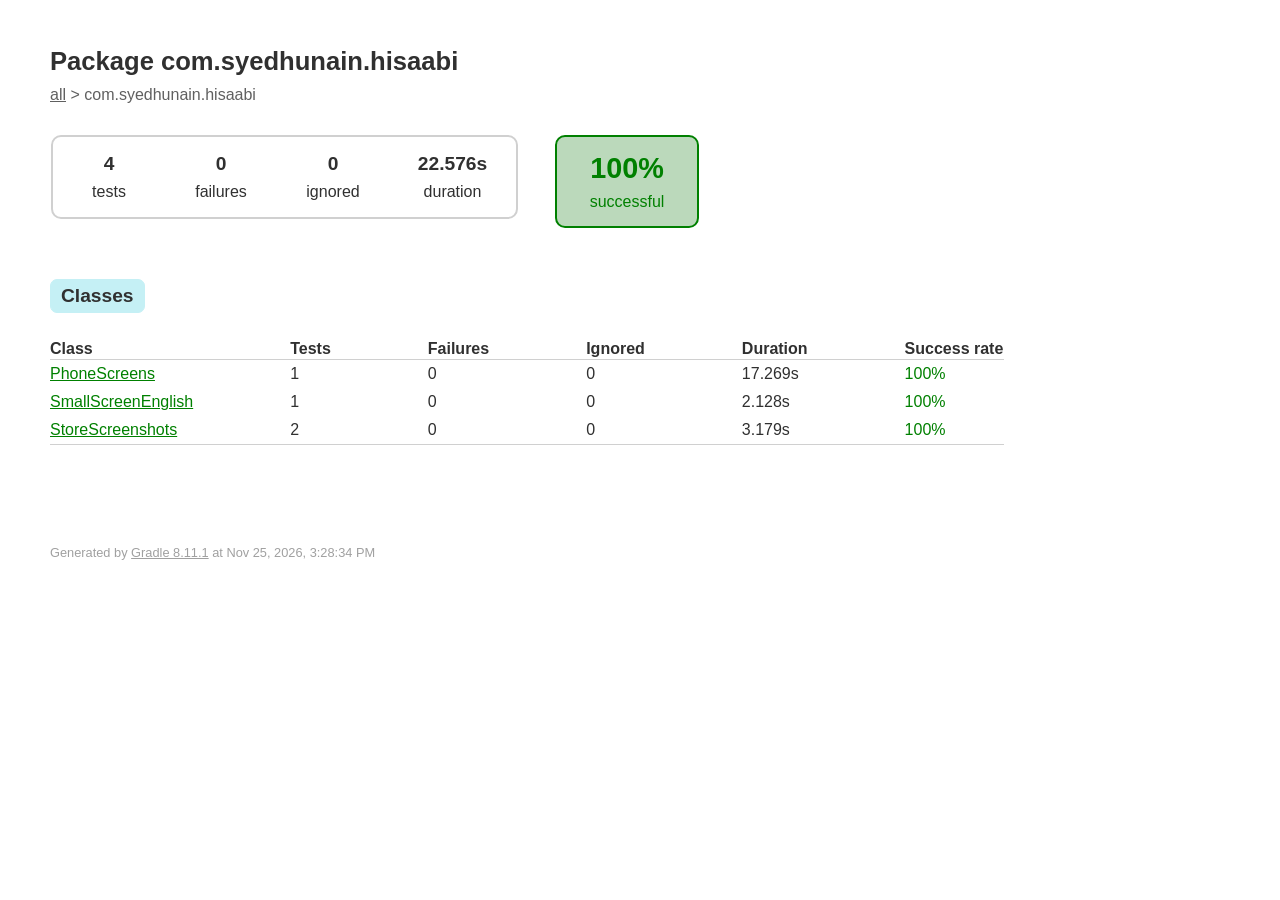
<file: report/packages/com.syedhunain.hisaabi.html>
<!DOCTYPE html>
<html>
<head>
<meta http-equiv="Content-Type" content="text/html; charset=utf-8"/>
<meta http-equiv="x-ua-compatible" content="IE=edge"/>
<title>Test results - Package com.syedhunain.hisaabi</title>
<link href="../css/base-style.css" rel="stylesheet" type="text/css"/>
<link href="../css/style.css" rel="stylesheet" type="text/css"/>
<script src="../js/report.js" type="text/javascript"></script>
</head>
<body>
<div id="content">
<h1>Package com.syedhunain.hisaabi</h1>
<div class="breadcrumbs">
<a href="../index.html">all</a> &gt; com.syedhunain.hisaabi</div>
<div id="summary">
<table>
<tr>
<td>
<div class="summaryGroup">
<table>
<tr>
<td>
<div class="infoBox" id="tests">
<div class="counter">4</div>
<p>tests</p>
</div>
</td>
<td>
<div class="infoBox" id="failures">
<div class="counter">0</div>
<p>failures</p>
</div>
</td>
<td>
<div class="infoBox" id="ignored">
<div class="counter">0</div>
<p>ignored</p>
</div>
</td>
<td>
<div class="infoBox" id="duration">
<div class="counter">22.576s</div>
<p>duration</p>
</div>
</td>
</tr>
</table>
</div>
</td>
<td>
<div class="infoBox success" id="successRate">
<div class="percent">100%</div>
<p>successful</p>
</div>
</td>
</tr>
</table>
</div>
<div id="tabs">
<ul class="tabLinks">
<li>
<a href="#tab0">Classes</a>
</li>
</ul>
<div id="tab0" class="tab">
<h2>Classes</h2>
<table>
<thead>
<tr>
<th>Class</th>
<th>Tests</th>
<th>Failures</th>
<th>Ignored</th>
<th>Duration</th>
<th>Success rate</th>
</tr>
</thead>
<tr>
<td class="success">
<a href="../classes/com.syedhunain.hisaabi.PhoneScreens.html">PhoneScreens</a>
</td>
<td>1</td>
<td>0</td>
<td>0</td>
<td>17.269s</td>
<td class="success">100%</td>
</tr>
<tr>
<td class="success">
<a href="../classes/com.syedhunain.hisaabi.SmallScreenEnglish.html">SmallScreenEnglish</a>
</td>
<td>1</td>
<td>0</td>
<td>0</td>
<td>2.128s</td>
<td class="success">100%</td>
</tr>
<tr>
<td class="success">
<a href="../classes/com.syedhunain.hisaabi.StoreScreenshots.html">StoreScreenshots</a>
</td>
<td>2</td>
<td>0</td>
<td>0</td>
<td>3.179s</td>
<td class="success">100%</td>
</tr>
</table>
</div>
</div>
<div id="footer">
<p>
<div>
<label class="hidden" id="label-for-line-wrapping-toggle" for="line-wrapping-toggle">Wrap lines
<input id="line-wrapping-toggle" type="checkbox" autocomplete="off"/>
</label>
</div>Generated by 
<a href="http://www.gradle.org">Gradle 8.11.1</a> at Nov 25, 2026, 3:28:34 PM</p>
</div>
</div>
</body>
</html>
</file>
<file: docs/style.css>
:root {
  --emerald: #0E5E4E;
  --emerald-deep: #0B3F35;
  --gold: #C9A24A;
  --gold-light: #E8C977;
  --ivory: #F6F1E3;
  --bg: #F6F7F5;
  --text: #1A1D1F;
  --muted: #5F6670;
  --line: #E5E8E4;
}
* { box-sizing: border-box; }
body {
  margin: 0;
  font-family: -apple-system, "Segoe UI", Roboto, Inter, Arial, sans-serif;
  background: var(--bg);
  color: var(--text);
  line-height: 1.65;
  font-size: 16px;
}
header {
  background: var(--emerald-deep);
  color: var(--ivory);
}
.wrap { max-width: 760px; margin: 0 auto; padding: 0 20px; }
.bar { display: flex; align-items: center; gap: 12px; padding: 18px 0; flex-wrap: wrap; }
.bar img { width: 40px; height: 40px; border-radius: 10px; }
.bar .name { font-weight: 700; font-size: 20px; color: var(--ivory); text-decoration: none; margin-right: auto; }
.bar nav { display: flex; gap: 16px; flex-wrap: wrap; }
.bar nav a { color: var(--gold-light); text-decoration: none; font-size: 15px; }
.bar nav a:hover { color: var(--ivory); text-decoration: underline; }
.hero { padding: 36px 0 44px; }
.hero h1 { margin: 0 0 8px; font-size: 32px; }
.hero p { margin: 0; color: #CFE3DC; font-size: 17px; }
main { padding: 32px 0 48px; }
.card {
  background: #fff;
  border-radius: 16px;
  padding: 24px;
  margin-bottom: 20px;
  border: 1px solid var(--line);
}
h2 { color: var(--emerald); font-size: 21px; margin: 28px 0 8px; }
h2:first-child { margin-top: 0; }
h3 { font-size: 17px; margin: 20px 0 6px; }
a { color: var(--emerald); }
.muted { color: var(--muted); font-size: 14px; }
.lang { display: inline-block; background: var(--gold-light); color: var(--emerald-deep); font-weight: 700; font-size: 12px; padding: 2px 10px; border-radius: 8px; letter-spacing: .04em; }
ul { padding-left: 22px; }
li { margin: 4px 0; }
.btn {
  display: inline-block; background: var(--emerald); color: var(--ivory);
  padding: 12px 20px; border-radius: 12px; text-decoration: none; font-weight: 600; margin: 6px 8px 6px 0;
}
.btn:hover { background: var(--emerald-deep); color: var(--ivory); }
footer { text-align: center; color: var(--muted); font-size: 14px; padding: 24px 0 40px; }
</file>
<file: report/css/base-style.css>
body {
    margin: 0;
    padding: 0;
    font-family: sans-serif;
    font-size: 12pt;
}

body, a, a:visited {
    color: #303030;
}

#content {
    padding-left: 50px;
    padding-right: 50px;
    padding-top: 30px;
    padding-bottom: 30px;
}

#content h1 {
    font-size: 160%;
    margin-bottom: 10px;
}

#footer {
    margin-top: 100px;
    font-size: 80%;
    white-space: nowrap;
}

#footer, #footer a {
    color: #a0a0a0;
}

#line-wrapping-toggle {
    vertical-align: middle;
}

#label-for-line-wrapping-toggle {
    vertical-align: middle;
}

ul {
    margin-left: 0;
}

h1, h2, h3 {
    white-space: nowrap;
}

h2 {
    font-size: 120%;
}

ul.tabLinks {
    padding-left: 0;
    padding-top: 10px;
    padding-bottom: 10px;
    overflow: auto;
    min-width: 800px;
    width: auto !important;
    width: 800px;
}

ul.tabLinks li {
    float: left;
    height: 100%;
    list-style: none;
    padding-left: 10px;
    padding-right: 10px;
    padding-top: 5px;
    padding-bottom: 5px;
    margin-bottom: 0;
    -moz-border-radius: 7px;
    border-radius: 7px;
    margin-right: 25px;
    border: solid 1px #d4d4d4;
    background-color: #f0f0f0;
}

ul.tabLinks li:hover {
    background-color: #fafafa;
}

ul.tabLinks li.selected {
    background-color: #c5f0f5;
    border-color: #c5f0f5;
}

ul.tabLinks a {
    font-size: 120%;
    display: block;
    outline: none;
    text-decoration: none;
    margin: 0;
    padding: 0;
}

ul.tabLinks li h2 {
    margin: 0;
    padding: 0;
}

div.tab {
}

div.selected {
    display: block;
}

div.deselected {
    display: none;
}

div.tab table {
    min-width: 350px;
    width: auto !important;
    width: 350px;
    border-collapse: collapse;
}

div.tab th, div.tab table {
    border-bottom: solid #d0d0d0 1px;
}

div.tab th {
    text-align: left;
    white-space: nowrap;
    padding-left: 6em;
}

div.tab th:first-child {
    padding-left: 0;
}

div.tab td {
    white-space: nowrap;
    padding-left: 6em;
    padding-top: 5px;
    padding-bottom: 5px;
}

div.tab td:first-child {
    padding-left: 0;
}

div.tab td.numeric, div.tab th.numeric {
    text-align: right;
}

span.code {
    display: inline-block;
    margin-top: 0em;
    margin-bottom: 1em;
}

span.code pre {
    font-size: 11pt;
    padding-top: 10px;
    padding-bottom: 10px;
    padding-left: 10px;
    padding-right: 10px;
    margin: 0;
    background-color: #f7f7f7;
    border: solid 1px #d0d0d0;
    min-width: 700px;
    width: auto !important;
    width: 700px;
}

span.wrapped pre {
    word-wrap: break-word;
    white-space: pre-wrap;
    word-break: break-all;
}

label.hidden {
    display: none;
}
</file>
<file: report/css/style.css>
#summary {
    margin-top: 30px;
    margin-bottom: 40px;
}

#summary table {
    border-collapse: collapse;
}

#summary td {
    vertical-align: top;
}

.breadcrumbs, .breadcrumbs a {
    color: #606060;
}

.infoBox {
    width: 110px;
    padding-top: 15px;
    padding-bottom: 15px;
    text-align: center;
}

.infoBox p {
    margin: 0;
}

.counter, .percent {
    font-size: 120%;
    font-weight: bold;
    margin-bottom: 8px;
}

#duration {
    width: 125px;
}

#successRate, .summaryGroup {
    border: solid 2px #d0d0d0;
    -moz-border-radius: 10px;
    border-radius: 10px;
}

#successRate {
    width: 140px;
    margin-left: 35px;
}

#successRate .percent {
    font-size: 180%;
}

.success, .success a {
    color: #008000;
}

div.success, #successRate.success {
    background-color: #bbd9bb;
    border-color: #008000;
}

.failures, .failures a {
    color: #b60808;
}

.skipped, .skipped a {
    color: #c09853;
}

div.failures, #successRate.failures {
    background-color: #ecdada;
    border-color: #b60808;
}

ul.linkList {
    padding-left: 0;
}

ul.linkList li {
    list-style: none;
    margin-bottom: 5px;
}
</file>
